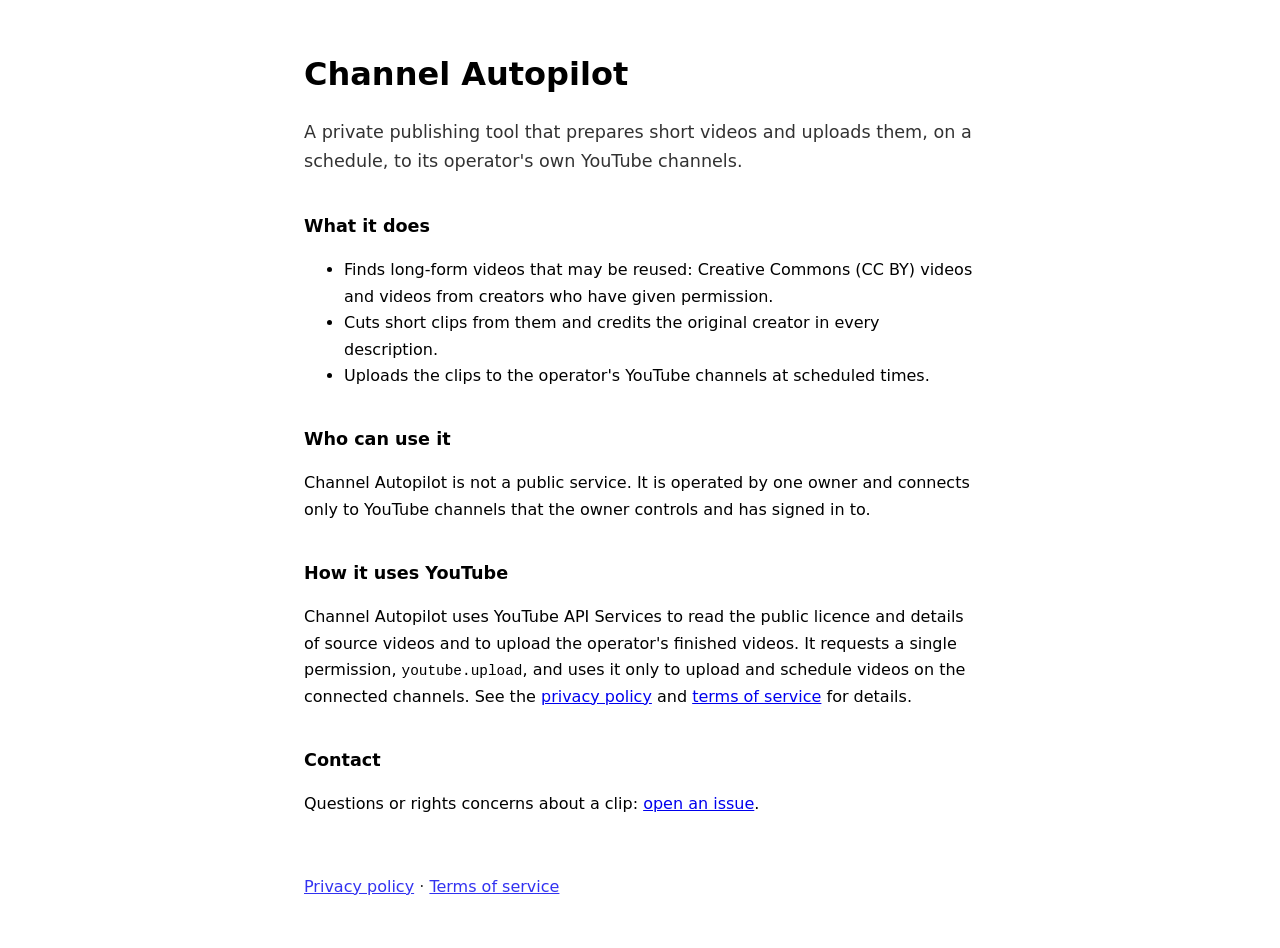
<file: index.html>
<!doctype html>
<html lang="en">
<head>
<meta charset="utf-8">
<meta name="viewport" content="width=device-width, initial-scale=1">
<title>Channel Autopilot</title>
<meta name="description" content="Channel Autopilot schedules and uploads short videos to its operator's own YouTube channels.">
<link rel="stylesheet" href="style.css">
</head>
<body>
<main>
  <h1>Channel Autopilot</h1>
  <p class="lead">A private publishing tool that prepares short videos and uploads them, on a schedule, to its operator's own YouTube channels.</p>

  <h2>What it does</h2>
  <ul>
    <li>Finds long-form videos that may be reused: Creative Commons (CC BY) videos and videos from creators who have given permission.</li>
    <li>Cuts short clips from them and credits the original creator in every description.</li>
    <li>Uploads the clips to the operator's YouTube channels at scheduled times.</li>
  </ul>

  <h2>Who can use it</h2>
  <p>Channel Autopilot is not a public service. It is operated by one owner and connects only to YouTube channels that the owner controls and has signed in to.</p>

  <h2>How it uses YouTube</h2>
  <p>Channel Autopilot uses YouTube API Services to read the public licence and details of source videos and to upload the operator's finished videos. It requests a single permission, <code>youtube.upload</code>, and uses it only to upload and schedule videos on the connected channels. See the <a href="privacy.html">privacy policy</a> and <a href="terms.html">terms of service</a> for details.</p>

  <h2>Contact</h2>
  <p>Questions or rights concerns about a clip: <a href="https://github.com/Viprasol/channel-autopilot-site/issues">open an issue</a>.</p>
</main>
<footer><a href="privacy.html">Privacy policy</a> &middot; <a href="terms.html">Terms of service</a></footer>
</body>
</html>
</file>
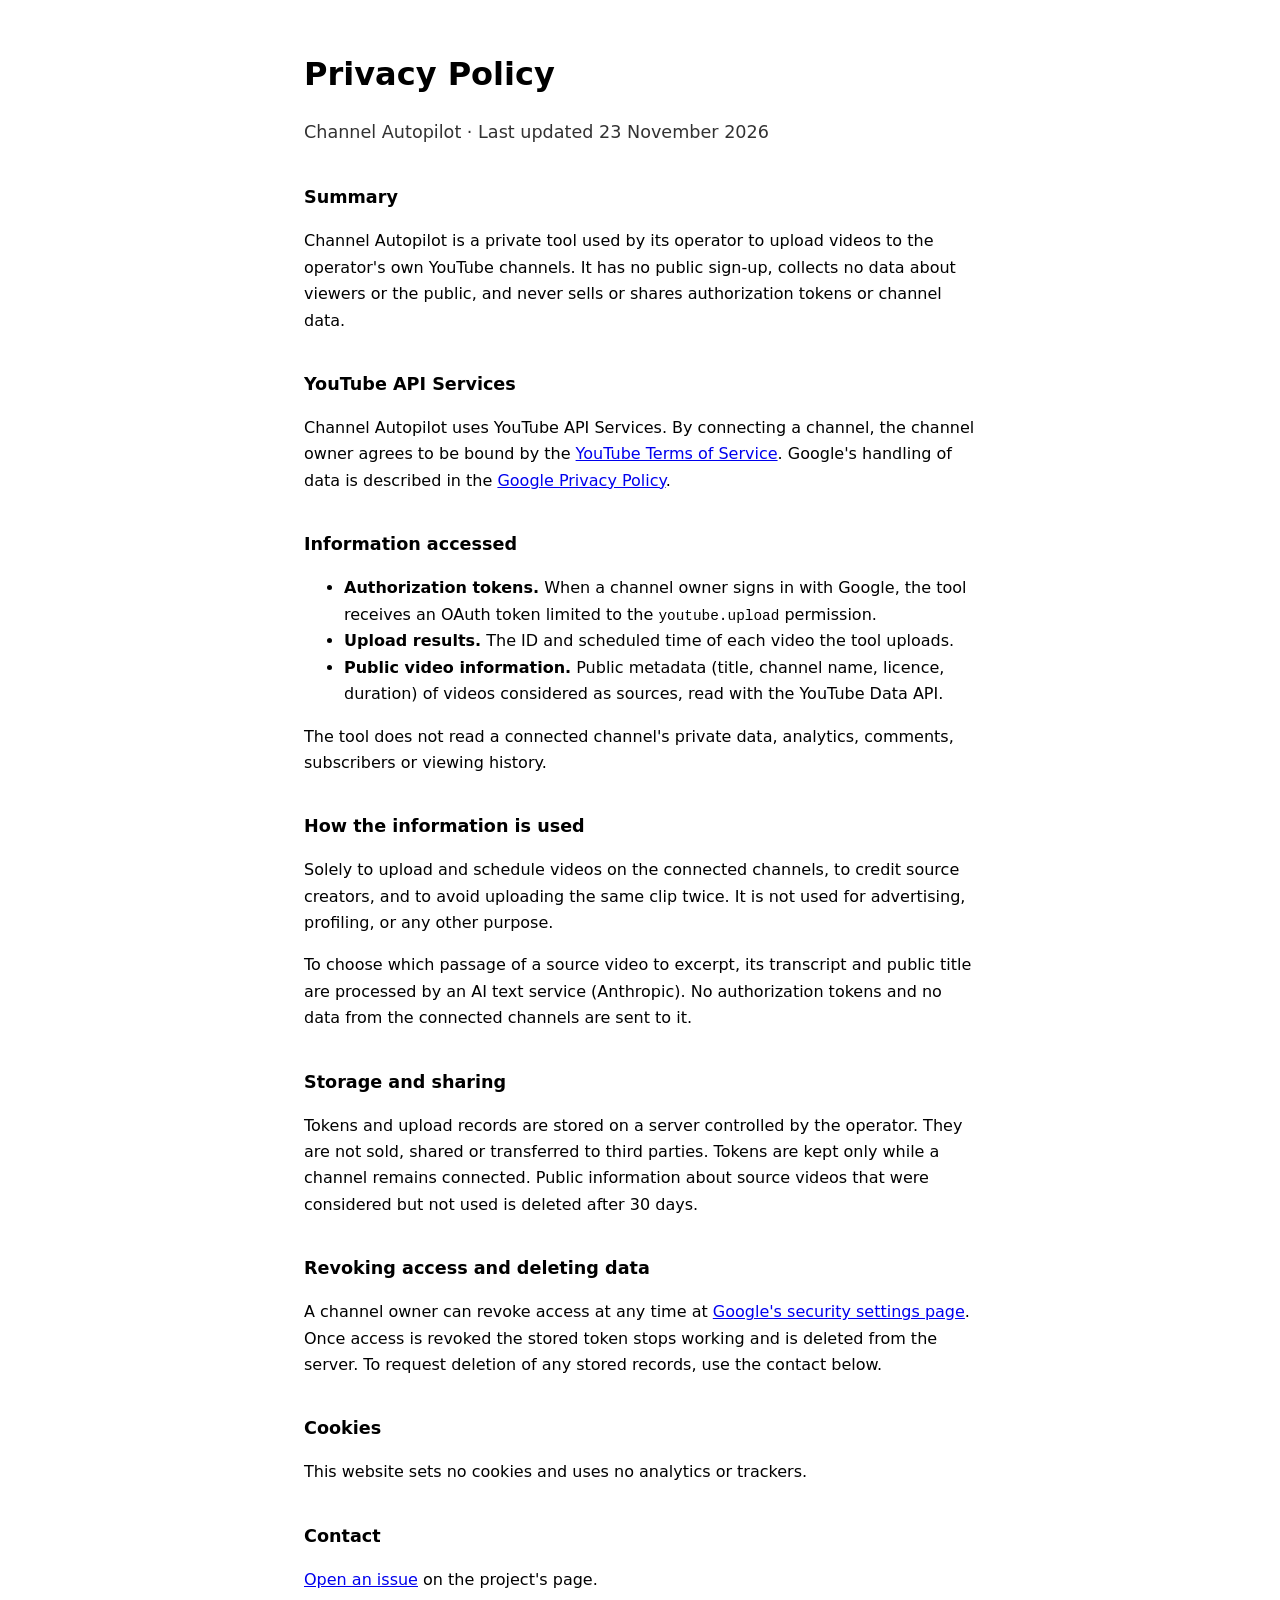
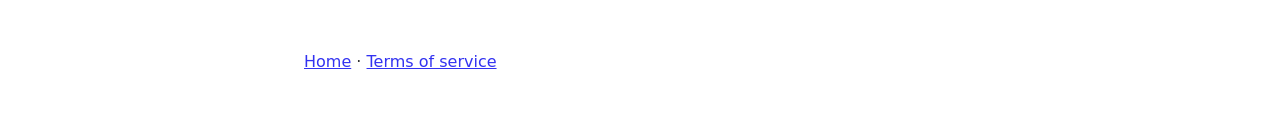
<file: privacy.html>
<!doctype html>
<html lang="en">
<head>
<meta charset="utf-8">
<meta name="viewport" content="width=device-width, initial-scale=1">
<title>Privacy Policy - Channel Autopilot</title>
<link rel="stylesheet" href="style.css">
</head>
<body>
<main>
  <h1>Privacy Policy</h1>
  <p class="lead">Channel Autopilot &middot; Last updated 23 November 2026</p>

  <h2>Summary</h2>
  <p>Channel Autopilot is a private tool used by its operator to upload videos to the operator's own YouTube channels. It has no public sign-up, collects no data about viewers or the public, and never sells or shares authorization tokens or channel data.</p>

  <h2>YouTube API Services</h2>
  <p>Channel Autopilot uses YouTube API Services. By connecting a channel, the channel owner agrees to be bound by the <a href="https://www.youtube.com/t/terms">YouTube Terms of Service</a>. Google's handling of data is described in the <a href="https://policies.google.com/privacy">Google Privacy Policy</a>.</p>

  <h2>Information accessed</h2>
  <ul>
    <li><strong>Authorization tokens.</strong> When a channel owner signs in with Google, the tool receives an OAuth token limited to the <code>youtube.upload</code> permission.</li>
    <li><strong>Upload results.</strong> The ID and scheduled time of each video the tool uploads.</li>
    <li><strong>Public video information.</strong> Public metadata (title, channel name, licence, duration) of videos considered as sources, read with the YouTube Data API.</li>
  </ul>
  <p>The tool does not read a connected channel's private data, analytics, comments, subscribers or viewing history.</p>

  <h2>How the information is used</h2>
  <p>Solely to upload and schedule videos on the connected channels, to credit source creators, and to avoid uploading the same clip twice. It is not used for advertising, profiling, or any other purpose.</p>
  <p>To choose which passage of a source video to excerpt, its transcript and public title are processed by an AI text service (Anthropic). No authorization tokens and no data from the connected channels are sent to it.</p>

  <h2>Storage and sharing</h2>
  <p>Tokens and upload records are stored on a server controlled by the operator. They are not sold, shared or transferred to third parties. Tokens are kept only while a channel remains connected. Public information about source videos that were considered but not used is deleted after 30 days.</p>

  <h2>Revoking access and deleting data</h2>
  <p>A channel owner can revoke access at any time at <a href="https://security.google.com/settings/security/permissions">Google's security settings page</a>. Once access is revoked the stored token stops working and is deleted from the server. To request deletion of any stored records, use the contact below.</p>

  <h2>Cookies</h2>
  <p>This website sets no cookies and uses no analytics or trackers.</p>

  <h2>Contact</h2>
  <p><a href="https://github.com/Viprasol/channel-autopilot-site/issues">Open an issue</a> on the project's page.</p>
</main>
<footer><a href="index.html">Home</a> &middot; <a href="terms.html">Terms of service</a></footer>
</body>
</html>
</file>
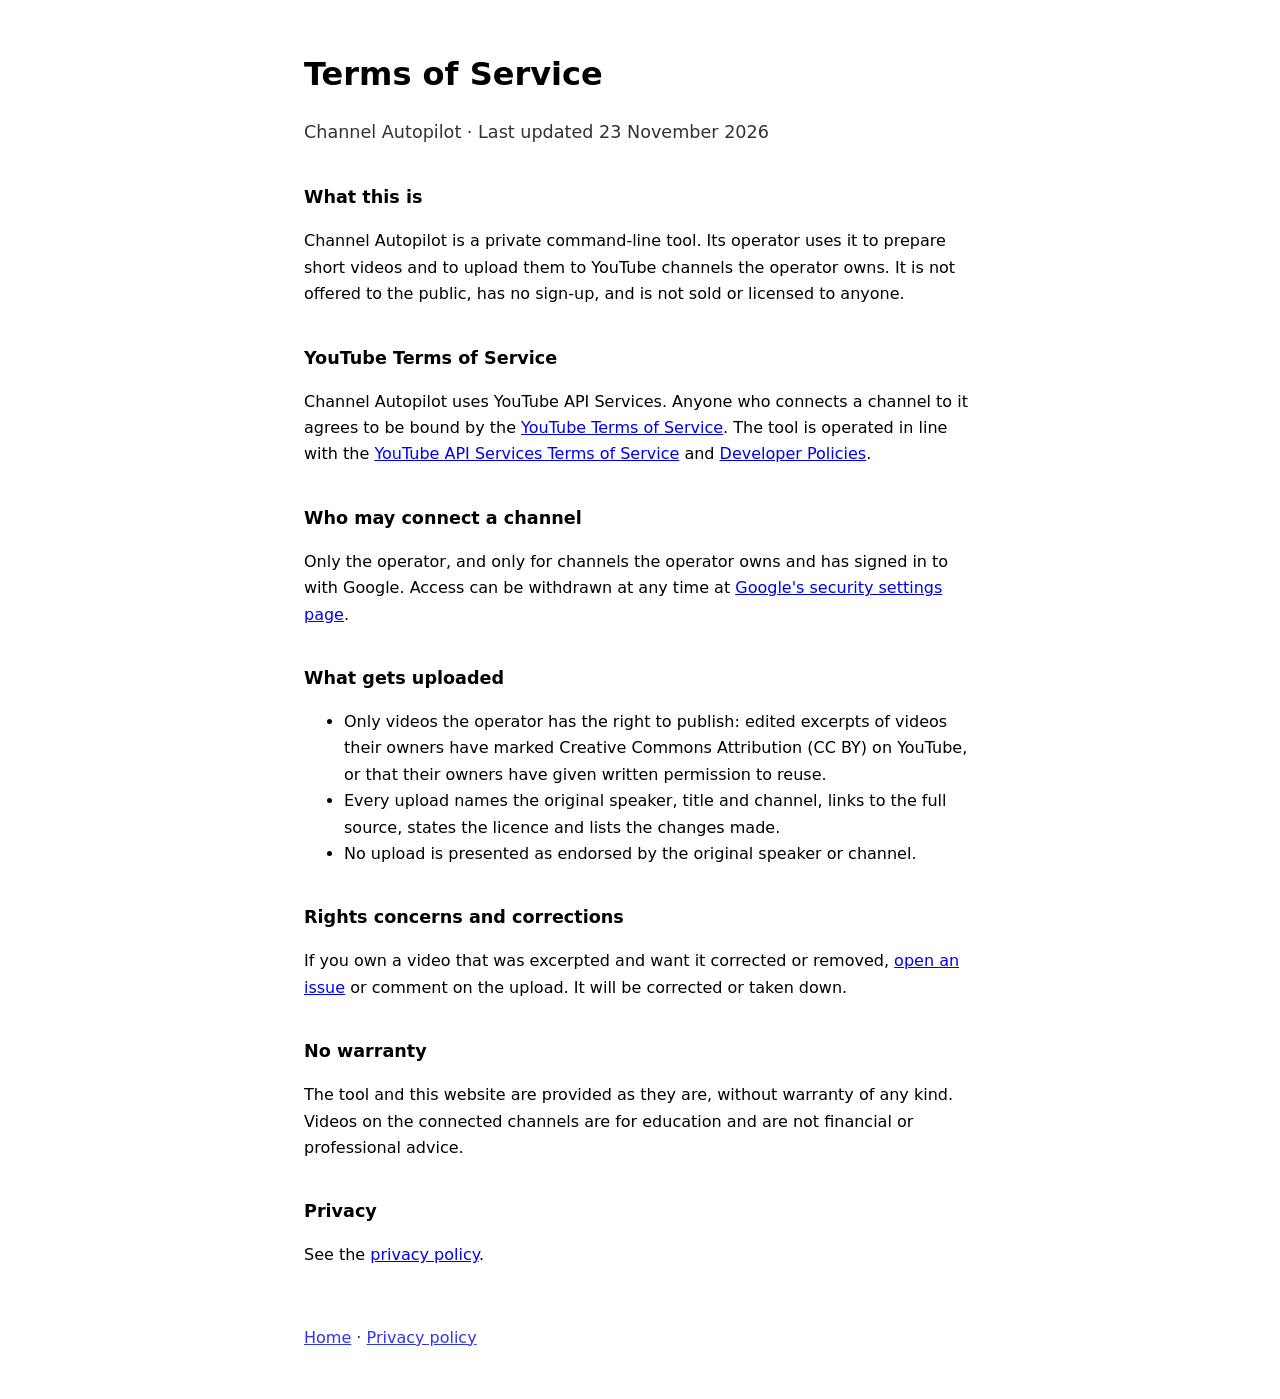
<file: terms.html>
<!doctype html>
<html lang="en">
<head>
<meta charset="utf-8">
<meta name="viewport" content="width=device-width, initial-scale=1">
<title>Terms of Service - Channel Autopilot</title>
<link rel="stylesheet" href="style.css">
</head>
<body>
<main>
  <h1>Terms of Service</h1>
  <p class="lead">Channel Autopilot &middot; Last updated 23 November 2026</p>

  <h2>What this is</h2>
  <p>Channel Autopilot is a private command-line tool. Its operator uses it to prepare short videos and to upload them to YouTube channels the operator owns. It is not offered to the public, has no sign-up, and is not sold or licensed to anyone.</p>

  <h2>YouTube Terms of Service</h2>
  <p>Channel Autopilot uses YouTube API Services. Anyone who connects a channel to it agrees to be bound by the <a href="https://www.youtube.com/t/terms">YouTube Terms of Service</a>. The tool is operated in line with the <a href="https://developers.google.com/youtube/terms/api-services-terms-of-service">YouTube API Services Terms of Service</a> and <a href="https://developers.google.com/youtube/terms/developer-policies">Developer Policies</a>.</p>

  <h2>Who may connect a channel</h2>
  <p>Only the operator, and only for channels the operator owns and has signed in to with Google. Access can be withdrawn at any time at <a href="https://security.google.com/settings/security/permissions">Google's security settings page</a>.</p>

  <h2>What gets uploaded</h2>
  <ul>
    <li>Only videos the operator has the right to publish: edited excerpts of videos their owners have marked Creative Commons Attribution (CC BY) on YouTube, or that their owners have given written permission to reuse.</li>
    <li>Every upload names the original speaker, title and channel, links to the full source, states the licence and lists the changes made.</li>
    <li>No upload is presented as endorsed by the original speaker or channel.</li>
  </ul>

  <h2>Rights concerns and corrections</h2>
  <p>If you own a video that was excerpted and want it corrected or removed, <a href="https://github.com/Viprasol/channel-autopilot-site/issues">open an issue</a> or comment on the upload. It will be corrected or taken down.</p>

  <h2>No warranty</h2>
  <p>The tool and this website are provided as they are, without warranty of any kind. Videos on the connected channels are for education and are not financial or professional advice.</p>

  <h2>Privacy</h2>
  <p>See the <a href="privacy.html">privacy policy</a>.</p>
</main>
<footer><a href="index.html">Home</a> &middot; <a href="privacy.html">Privacy policy</a></footer>
</body>
</html>
</file>
<file: style.css>
:root { color-scheme: light dark; }
body { margin: 0; font: 16px/1.65 system-ui, -apple-system, "Segoe UI", sans-serif; }
main, footer { max-width: 42rem; margin: 0 auto; padding: 0 1.25rem; }
main { padding-top: 3rem; }
h1 { font-size: 2rem; margin: 0 0 .5rem; }
h2 { font-size: 1.1rem; margin: 2.25rem 0 .5rem; }
.lead { font-size: 1.1rem; opacity: .8; }
code { font-size: .9em; }
footer { padding: 2.5rem 1.25rem 3rem; opacity: .8; }
</file>
